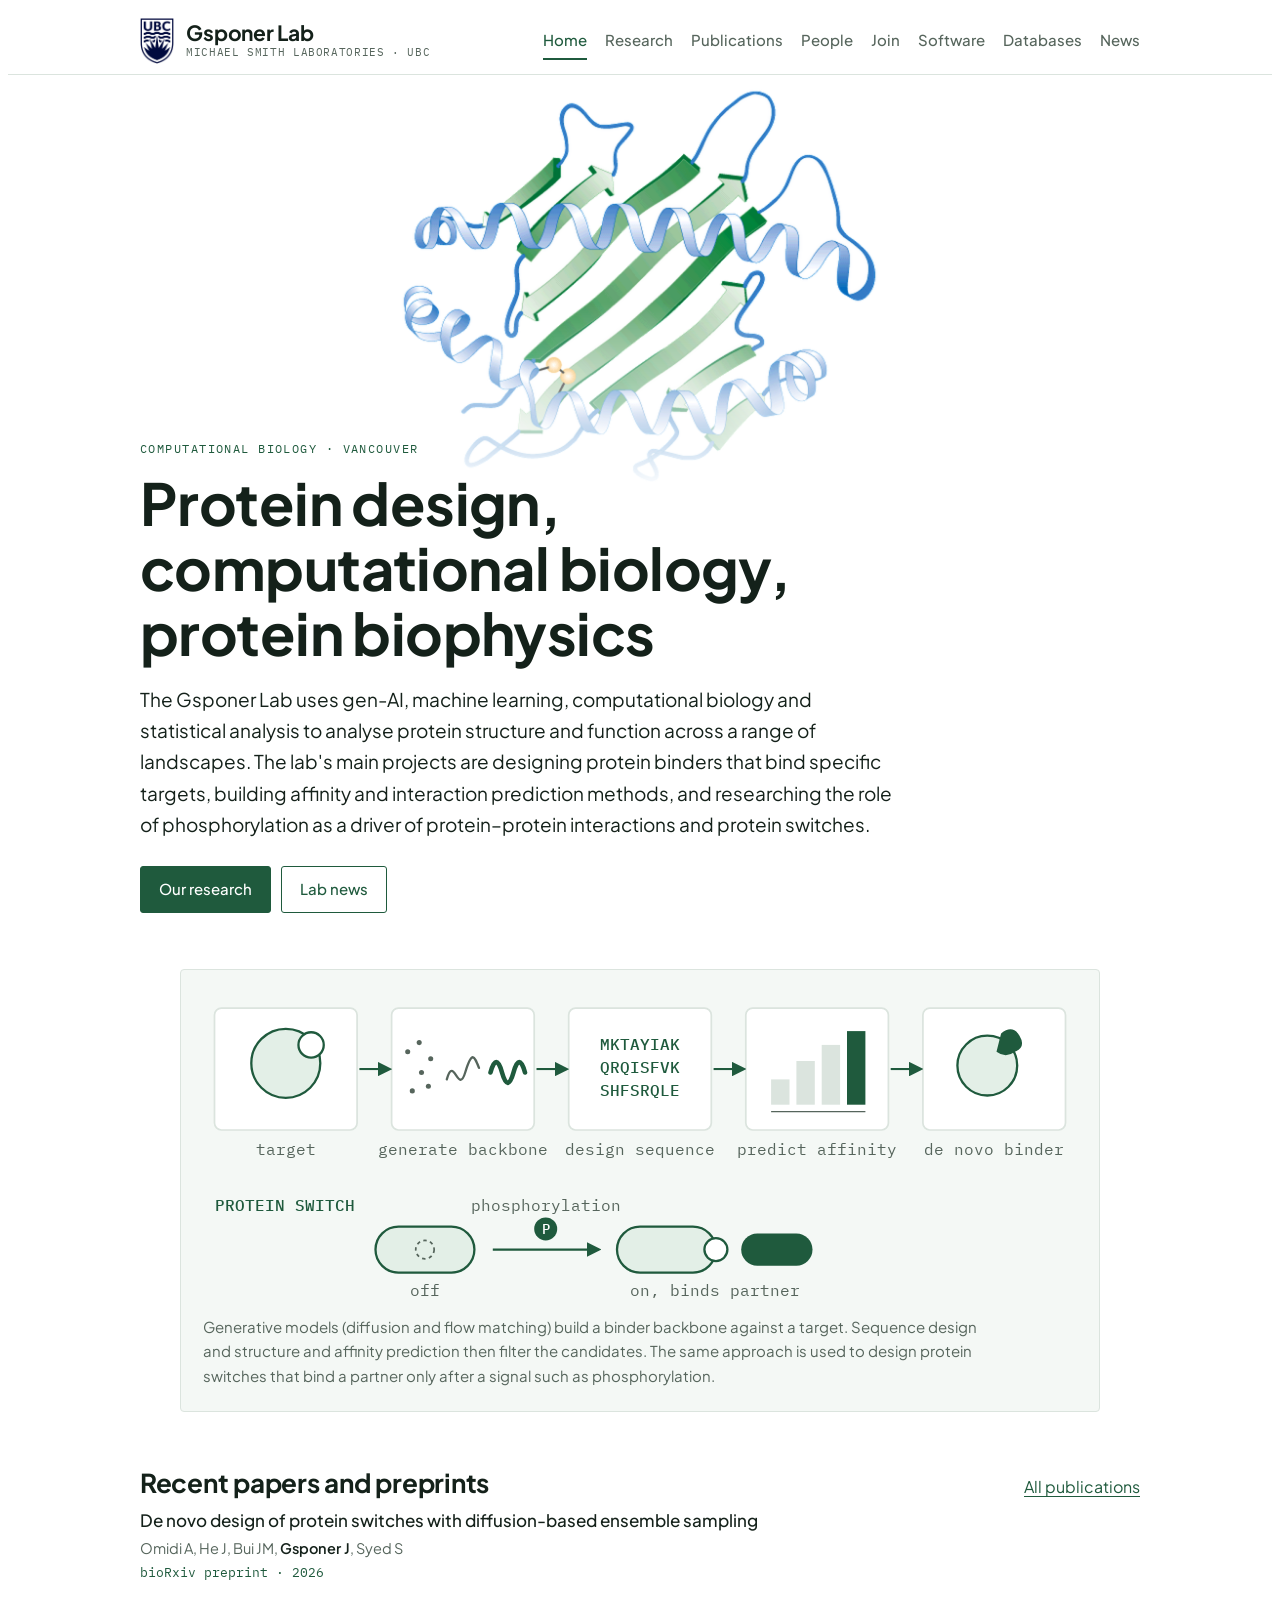
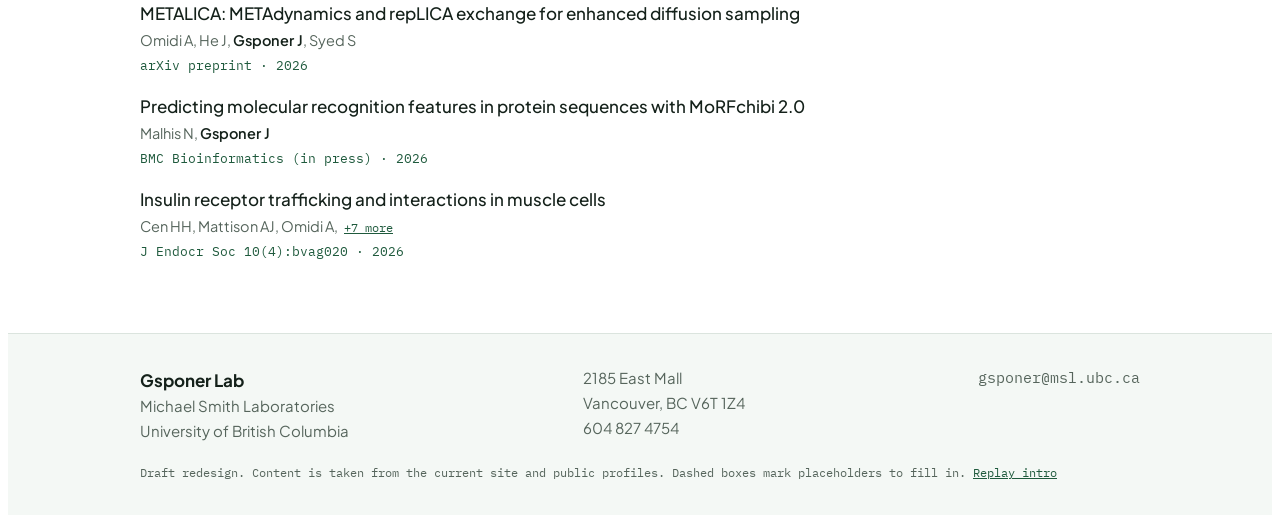
<file: index.html>
<!doctype html>
<html lang="en">
<head>
<meta charset="utf-8">
<meta name="viewport" content="width=device-width, initial-scale=1">
<title>Gsponer Lab</title>
<meta name="description" content="The Gsponer Lab at the Michael Smith Laboratories, University of British Columbia.">
<link rel="preconnect" href="https://fonts.googleapis.com">
<link rel="preconnect" href="https://fonts.gstatic.com" crossorigin>
<link rel="stylesheet" href="https://fonts.googleapis.com/css2?family=Plus+Jakarta+Sans:wght@400;500;700&family=IBM+Plex+Mono:wght@400;500&display=swap">
<link rel="stylesheet" href="css/style.css">
</head>
<body>
<header class="top">
  <div class="wrap">
    <a class="brand" href="#home" aria-label="Gsponer Lab home">
      <img class="ubc-logo" src="img/ubc-logo.png" alt="The University of British Columbia">
      <span><b>Gsponer Lab</b><small>MICHAEL SMITH LABORATORIES · UBC</small></span>
    </a>
    <nav id="nav" aria-label="Main">
      <a href="#home">Home</a>
      <a href="#research">Research</a>
      <a href="#publications">Publications</a>
      <a href="#people">People</a>
      <a href="#join">Join</a>
      <a href="#software">Software</a>
      <a href="#databases">Databases</a>
      <a href="#news">News</a>
    </nav>
  </div>
</header>

<div class="fx" aria-hidden="false">
  <button class="peek" id="peek" type="button" aria-label="Someone is waving from the edge of the page. Click to find them.">
    <img src="img/seeker.png" alt="">
  </button>
  <div class="found" id="found" role="status">You found him.</div>
</div>

<template id="intro-tpl">
<div class="intro" role="dialog" aria-label="Intro animation">
  <svg viewBox="0 0 1000 600" preserveAspectRatio="xMidYMid meet" aria-hidden="true">
    <g class="zoomg">
      <ellipse cx="500" cy="572" rx="430" ry="22" style="fill:var(--line)"/>
      <g class="pile"></g>
      <circle class="ring" cx="500" cy="285" r="62" fill="none" stroke="#e8a33d" stroke-width="3"/>
      <g class="target" transform="translate(373 184)"><path d="M80 102q8-20 16 0t16 0t16 0t16 0t14 -2" fill="none" stroke="#e8a33d" stroke-width="9" stroke-linecap="round" stroke-linejoin="round"/><circle cx="80" cy="102" r="5.5" fill="#e8a33d"/><circle cx="174" cy="100" r="5.5" fill="#e8a33d"/></g>
    </g>
    <g class="eagle-g">
      <g class="wing" style="animation-delay:.12s"><path d="M104 54C92 26 70 10 40 6c16 14 20 26 24 38 8-4 16-2 20 4 8-4 16 0 24 6z" fill="var(--eagle-wing2)" stroke="var(--eagle-line)" stroke-width="1.5" stroke-linejoin="round"/></g>
      <path d="M78 58L34 48l-4 12 4 12 44-4z" fill="#fff" stroke="var(--eagle-line)" stroke-width="1.5" stroke-linejoin="round"/>
      <ellipse cx="112" cy="62" rx="40" ry="16" fill="var(--eagle-body)" stroke="var(--eagle-line)" stroke-width="1.5"/>
      <path d="M104 76l-4 16M122 76l2 16" stroke="#e8b22e" stroke-width="3.2" stroke-linecap="round"/>
      <circle cx="152" cy="50" r="15" fill="#fff" stroke="var(--eagle-line)" stroke-width="1.5"/>
      <path d="M163 46l20 8c-2 7-11 9-17 6l-2-5z" fill="#f2b632" stroke="var(--eagle-line)" stroke-width="1.5" stroke-linejoin="round"/>
      <circle cx="158" cy="47" r="3" fill="#222"/>
      <path d="M152 41l11 4" stroke="#222" stroke-width="2.6" stroke-linecap="round"/>
      <g class="wing"><path d="M112 56C100 26 78 8 46 4c16 14 20 26 24 38 8-4 16-2 20 4 8-4 18 0 26 8z" fill="var(--eagle-wing)" stroke="var(--eagle-line)" stroke-width="1.5" stroke-linejoin="round"/></g>
    
      <g class="carried"><path d="M80 102q8-20 16 0t16 0t16 0t16 0t14 -2" fill="none" stroke="#e8a33d" stroke-width="9" stroke-linecap="round" stroke-linejoin="round"/><circle cx="80" cy="102" r="5.5" fill="#e8a33d"/><circle cx="174" cy="100" r="5.5" fill="#e8a33d"/></g>
    </g>
  </svg>
  <button class="intro-skip" type="button">Skip intro</button>
</div>
</template>

<main class="wrap">

<!-- HOME -->
<section data-page="home">
  <div class="banner" role="img" aria-label="Protein structures in green with protein design code floating over them">
    <img class="banner-img" src="img/banner.png" alt="">
    <div class="codes" aria-hidden="true"><span class="code" style="--x:4%;--y:8%;--d:0s;--t:9s">ATOM 1 N GLY A 1 33.456 12.111 5.678</span><span class="code" style="--x:52%;--y:14%;--d:2s;--t:10s">model = Diffusion.load("binder")</span><span class="code" style="--x:66%;--y:26%;--d:6s;--t:11s">REMARK 290 MISSING RESIDUE 1-10</span><span class="code" style="--x:6%;--y:28%;--d:4s;--t:11s">MKTAYIAKQRQISFVKSHFSRQLEERLG</span><span class="code" style="--x:40%;--y:38%;--d:1s;--t:9s">binders = model.sample(target, n=1000)</span><span class="code" style="--x:24%;--y:50%;--d:9s;--t:10s">SEQRES 1 A 304 GLY ALA PHE LYS VAL</span><span class="code" style="--x:62%;--y:54%;--d:5s;--t:10s">HELIX 1 1 ALA A 20 GLY A 32 1 13</span><span class="code" style="--x:6%;--y:62%;--d:3s;--t:12s">scores = predict_affinity(binders)</span><span class="code" style="--x:50%;--y:70%;--d:6s;--t:9s">x = denoise(x, t)  # t = T..1</span><span class="code" style="--x:8%;--y:82%;--d:7s;--t:10s">top = binders[scores &gt; 0.9]</span><span class="code" style="--x:54%;--y:86%;--d:2s;--t:11s">pSer45 = add_phosphate(ser, 45)</span></div>
  </div>

  <div class="hero">
    <div>
      <div class="eyebrow">Computational biology · Vancouver</div>
      <h1>Protein design, computational biology, protein biophysics</h1>
      <p class="lead">The Gsponer Lab uses gen-AI, machine learning, computational biology and statistical analysis to analyse protein structure and function across a range of landscapes. The lab's main projects are designing protein binders that bind specific targets, building affinity and interaction prediction methods, and researching the role of phosphorylation as a driver of protein–protein interactions and protein switches.</p>
      <div class="btn-row"><a class="btn" href="#research">Our research</a><a class="btn ghost" href="#news">Lab news</a></div>
    </div>
  </div>

  <figure class="figure">
    <div class="scroll">
      <svg viewBox="0 0 760 270" role="img" aria-label="Protein design process: a target protein goes into a generative model that builds a binder backbone, then sequence design, then affinity prediction, giving a designed binder. Below, a protein switch turns on after phosphorylation and binds a partner.">
        <defs><marker id="ah" viewBox="0 0 10 10" refX="8" refY="5" markerWidth="7" markerHeight="7" orient="auto"><path d="M0 0L10 5L0 10z" fill="var(--accent)"/></marker></defs>
        <g fill="var(--bg)" stroke="var(--line)" stroke-width="1.5">
          <rect x="10" y="14" width="124" height="106" rx="6"/><rect x="164" y="14" width="124" height="106" rx="6"/><rect x="318" y="14" width="124" height="106" rx="6"/><rect x="472" y="14" width="124" height="106" rx="6"/><rect x="626" y="14" width="124" height="106" rx="6"/>
        </g>
        <g stroke="var(--accent)" stroke-width="1.8" marker-end="url(#ah)"><path d="M136 67h26"/><path d="M290 67h26"/><path d="M444 67h26"/><path d="M598 67h26"/></g>
        <!-- 1 target -->
        <circle cx="72" cy="62" r="30" fill="var(--accent-soft)" stroke="var(--accent)" stroke-width="2"/>
        <circle cx="94" cy="46" r="11" fill="var(--bg)" stroke="var(--accent)" stroke-width="2"/>
        <!-- 2 generate: noise, scribble, helix -->
        <g fill="var(--muted)"><circle cx="178" cy="52" r="2.2"/><circle cx="190" cy="70" r="2.2"/><circle cx="182" cy="86" r="2.2"/><circle cx="198" cy="58" r="2.2"/><circle cx="196" cy="82" r="2.2"/><circle cx="188" cy="44" r="2.2"/></g>
        <path d="M212 76c6-22 10 14 16-6s8-14 12-4" fill="none" stroke="var(--muted)" stroke-width="2" stroke-linecap="round"/>
        <path d="M250 70q5-18 10 0t10 0t10 0" fill="none" stroke="var(--accent)" stroke-width="4" stroke-linecap="round"/>
        <!-- 3 sequence -->
        <text class="svg-t hl" x="380" y="50" text-anchor="middle">MKTAYIAK</text><text class="svg-t hl" x="380" y="70" text-anchor="middle">QRQISFVK</text><text class="svg-t hl" x="380" y="90" text-anchor="middle">SHFSRQLE</text>
        <!-- 4 predict -->
        <g fill="var(--line)"><rect x="494" y="76" width="16" height="22"/><rect x="516" y="60" width="16" height="38"/><rect x="538" y="46" width="16" height="52"/></g><rect x="560" y="34" width="16" height="64" fill="var(--accent)"/>
        <path d="M494 104h82" stroke="var(--muted)" stroke-width="1.2"/>
        <!-- 5 binder docked -->
        <circle cx="682" cy="64" r="26" fill="var(--accent-soft)" stroke="var(--accent)" stroke-width="2"/>
        <path d="M694 36q10-8 16 2t-4 14q-8 6-16 0z" fill="var(--accent)"/>
        <g class="svg-t" text-anchor="middle"><text x="72" y="142">target</text><text x="226" y="142">generate backbone</text><text x="380" y="142">design sequence</text><text x="534" y="142">predict affinity</text><text x="688" y="142">de novo binder</text></g>
        <text class="svg-t hl" x="10" y="190">PROTEIN SWITCH</text>
        <rect x="150" y="204" width="86" height="40" rx="20" fill="var(--accent-soft)" stroke="var(--accent)" stroke-width="2"/>
        <circle cx="193" cy="224" r="8" fill="none" stroke="var(--muted)" stroke-width="1.5" stroke-dasharray="3 3"/>
        <path d="M252 224h92" stroke="var(--accent)" stroke-width="1.8" marker-end="url(#ah)"/>
        <circle cx="298" cy="206" r="10" fill="var(--accent)"/><text x="298" y="210.5" text-anchor="middle" font-family="var(--font-mono)" font-size="12" font-weight="500" fill="var(--accent-ink)">P</text>
        <rect x="360" y="204" width="86" height="40" rx="20" fill="var(--accent-soft)" stroke="var(--accent)" stroke-width="2"/>
        <circle cx="446" cy="224" r="10" fill="var(--bg)" stroke="var(--accent)" stroke-width="2"/>
        <rect x="468" y="210" width="62" height="28" rx="14" fill="var(--accent)"/>
        <g class="svg-t"><text x="193" y="264" text-anchor="middle">off</text><text x="298" y="190" text-anchor="middle">phosphorylation</text><text x="445" y="264" text-anchor="middle">on, binds partner</text></g>
      </svg>
    </div>
    <figcaption>Generative models (diffusion and flow matching) build a binder backbone against a target. Sequence design and structure and affinity prediction then filter the candidates. The same approach is used to design protein switches that bind a partner only after a signal such as phosphorylation.</figcaption>
  </figure>


  <div class="latest">
    <div class="latest-head"><h2>Recent papers and preprints</h2><a href="#publications">All publications</a></div>
    <ul class="pubs" id="latest-pubs"></ul>
  </div>

</section>

<!-- PEOPLE -->
<section data-page="people" hidden>
  <div class="page-head"><div class="eyebrow">People</div><h1>The lab</h1><p>Computational chemists, computer scientists and biochemists working on disordered proteins and disease.</p></div>
  <div id="pi"></div>
  <div id="groups"></div>
</section>

<!-- JOIN -->
<section data-page="join" hidden>
  <div class="page-head"><div class="eyebrow">Join</div><h1>Interested in joining?</h1></div>
  <div class="block">
    <h2>Open positions</h2>
    <div class="pos"><h3>PhD and postdoctoral positions</h3><p>Openings fluctuate. Contact Dr. Jörg Gsponer with your CV and a short note on your interests to find out if there are any openings.</p></div>
    <div class="pos"><h3>Undergraduate research honours in computational biomedical research</h3><p>Non-stipend positions for third and fourth-year students. Send your CV to Dr. Gsponer.</p></div>
  </div>
  <div class="block">
    <h2>Who should apply</h2>
    <div class="prose"><p>Undergraduate applicants should be studying biochemistry, biophysics, computer science or systems biology, and should have completed at least one year of coursework in computer science, computational chemistry or biochemistry.</p></div>
  </div>
  <div class="block">
    <h2>Contact</h2>
    <div class="contact">
      <b>Dr. Jörg Gsponer</b>
      <span class="mono">gsponer@msl.ubc.ca</span>
      <span>Michael Smith Laboratories, 2185 East Mall, Vancouver, BC V6T 1Z4</span>
      <span>604 827 4754</span>
    </div>
  </div>
</section>

<!-- RESEARCH -->
<section data-page="research" hidden>
  <div class="page-head"><div class="eyebrow">Research</div><h1>Research</h1><p>We use gen-AI, machine learning, computational biology and statistical analysis to analyse protein structure and function.</p></div>

  <div class="area">
    <div><div class="num">Project</div><h2>Protein binder design</h2></div>
    <div class="prose">
      <p>We design proteins that bind specific targets. Generative models, including diffusion and flow matching, build a binder backbone against a target. Sequence design and structure and affinity prediction then filter the candidates.</p>
    </div>
  </div>
  <div class="area">
    <div><div class="num">Project</div><h2>Affinity and interaction prediction</h2></div>
    <div class="prose">
      <p>We build methods that predict whether two proteins interact, how strongly, and through which interface. This includes interfaces that involve disordered regions and conformational change, where current structure predictors struggle.</p>
    </div>
  </div>
  <div class="area">
    <div><div class="num">Project</div><h2>Phosphorylation, interactions and protein switches</h2></div>
    <div class="prose">
      <p>We study how phosphorylation drives protein–protein interactions and acts as a switch that turns binding on or off, and we use that understanding to design protein switches.</p>
    </div>
  </div>

  <div class="block">
    <h2>Related papers</h2>
    <div class="dirs">
      <div class="dir"><h3>Disorder and AlphaFold</h3><p>Testing how well AlphaFold-Multimer captures interactions and dynamics of disordered regions.</p><a href="https://www.pnas.org/doi/10.1073/pnas.2406407121" target="_blank" rel="noopener">PNAS 2024</a></div>
      <div class="dir"><h3>Predicting protein interfaces</h3><p>Why dynamics and disorder remain a challenge for interface prediction in the age of AlphaFold.</p><a href="https://www.cell.com/cell-systems/abstract/S2405-4712(25)00341-2" target="_blank" rel="noopener">Cell Systems 2026</a></div>
      <div class="dir"><h3>Allosteric transitions</h3><p>Testing AlphaFold on proteins with large-scale allosteric transitions.</p><a href="https://www.nature.com/articles/s42004-025-01763-0" target="_blank" rel="noopener">Communications Chemistry 2025</a></div>
      <div class="dir"><h3>Binding regions in disordered proteins</h3><p>MoRFchibi 2.0 predicts molecular recognition features, the short binding motifs inside disordered regions.</p><a href="https://link.springer.com/article/10.1186/s12859-026-06532-x" target="_blank" rel="noopener">BMC Bioinformatics 2026</a></div>
    </div>
  </div>
</section>

<!-- PUBLICATIONS -->
<section data-page="publications" hidden>
  <div class="page-head"><div class="eyebrow">Publications</div><h1>Publications</h1><p>Selected recent papers and preprints, newest first. Gsponer is in bold.</p></div>
  <div class="pub-tools"><input id="pub-q" type="search" placeholder="Filter by title, author or journal" aria-label="Filter publications"><span class="count" id="pub-count"></span></div>
  <div id="pub-list"></div>
</section>

<!-- SOFTWARE -->
<section data-page="software" hidden>
  <div class="page-head"><div class="eyebrow">Software</div><h1>Software</h1><p>Predictors and analysis tools developed in the lab.</p></div>
  <div class="cards" id="sw-list"></div>
</section>

<!-- DATABASES -->
<section data-page="databases" hidden>
  <div class="page-head"><div class="eyebrow">Databases</div><h1>Databases</h1><p>Data resources built with our collaborators.</p></div>
  <div class="cards" id="db-list"></div>
</section>

<!-- NEWS -->
<section data-page="news" hidden>
  <div class="page-head"><div class="eyebrow">News</div><h1>Lab news</h1><p>Papers, awards and updates from the lab.</p></div>
  <div id="news-list"></div>
</section>

</main>

<footer>
  <div class="wrap">
    <div><b>Gsponer Lab</b><br>Michael Smith Laboratories<br>University of British Columbia</div>
    <div>2185 East Mall<br>Vancouver, BC V6T 1Z4<br>604 827 4754</div>
    <div class="mono">gsponer@msl.ubc.ca</div>
    <div class="note">Draft redesign. Content is taken from the current site and public profiles. Dashed boxes mark placeholders to fill in. <button class="replay" id="replay" type="button">Replay intro</button></div>
  </div>
</footer>
<script src="js/data.js"></script>
<script src="js/main.js"></script>
</body>
</html>
</file>
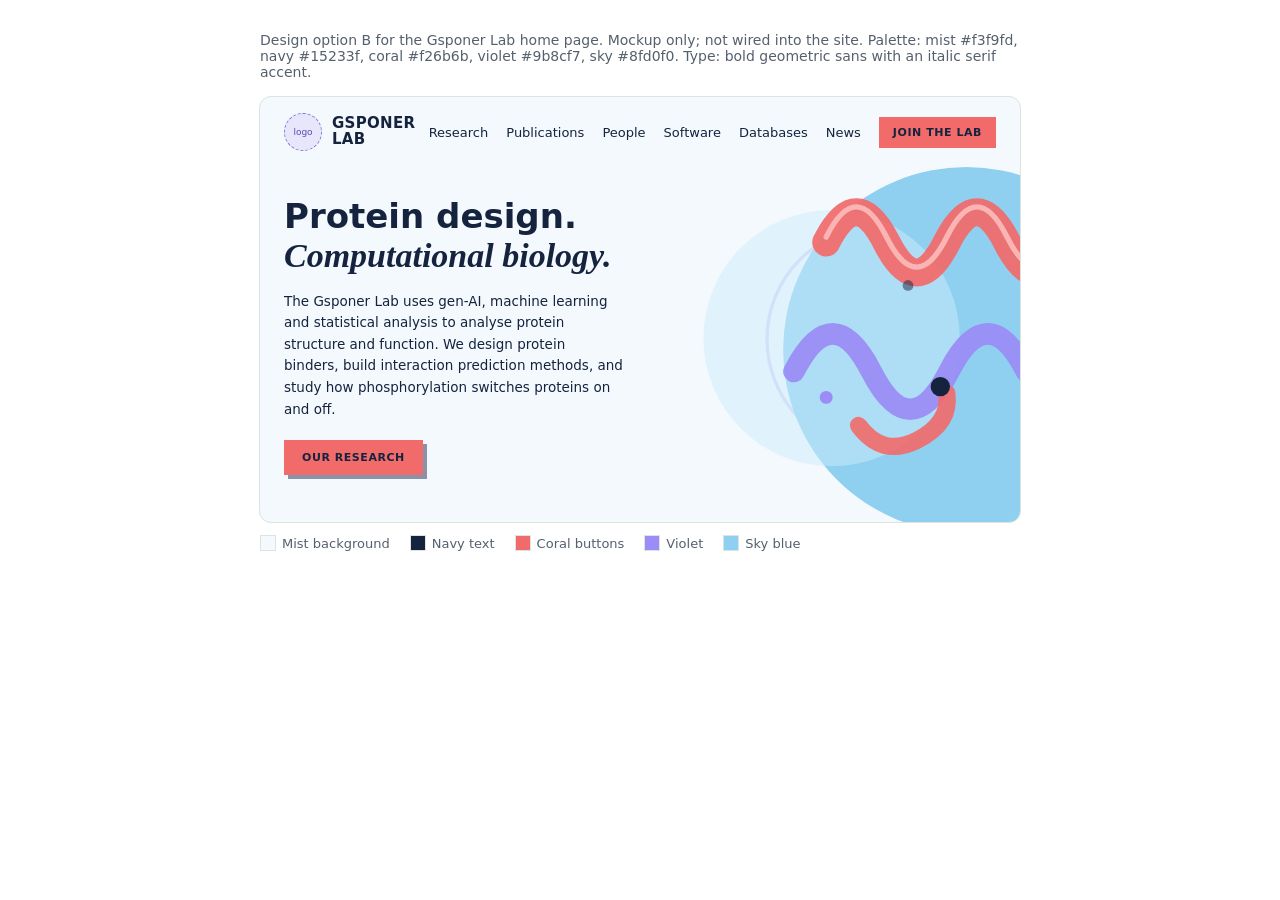
<file: design-options/option-b-coral-sky.html>
<!doctype html>
<html lang="en">
<head>
<meta charset="utf-8">
<meta name="viewport" content="width=device-width, initial-scale=1">
<title>Design option B: coral and sky</title>
<style>
  body { margin: 0; padding: 32px 16px; background: #fff; font-family: 'Avenir Next', 'Segoe UI', system-ui, sans-serif; color: #15233f; }
  .note { max-width: 760px; margin: 0 auto 16px; font-size: 14px; color: #55606e; }
  .frame { max-width: 760px; margin: 0 auto; border: 1px solid #dbe4de; border-radius: 12px; overflow: hidden; background: #f3f9fd; }
  .nav { display: flex; align-items: center; justify-content: space-between; gap: 12px; padding: 16px 24px; flex-wrap: wrap; }
  .logo { display: flex; align-items: center; gap: 10px; }
  .logo i { width: 36px; height: 36px; border-radius: 50%; border: 1.5px dashed #7f77dd; background: #e8e6fb; display: flex; align-items: center; justify-content: center; font-style: normal; font-size: 9px; color: #534ab7; }
  .logo b { font-size: 15px; line-height: 1.05; letter-spacing: 0.02em; text-transform: uppercase; }
  .links { display: flex; align-items: center; gap: 18px; font-size: 13px; flex-wrap: wrap; }
  .coral { background: #f26b6b; color: #15233f; font-weight: 700; font-size: 11px; letter-spacing: 0.05em; text-transform: uppercase; padding: 9px 14px; }
  .hero { display: grid; grid-template-columns: minmax(0, 1.15fr) minmax(0, 0.85fr); align-items: center; min-height: 330px; }
  .copy { padding: 20px 24px 36px; }
  .h1a { font-weight: 700; font-size: 34px; line-height: 1.1; }
  .h1b { font-family: Georgia, 'Times New Roman', serif; font-style: italic; font-weight: 600; font-size: 34px; line-height: 1.15; margin-bottom: 16px; }
  .copy p { font-size: 13.5px; line-height: 1.6; margin: 0 0 20px; max-width: 340px; }
  .cta { display: inline-block; padding: 11px 18px; box-shadow: 4px 4px 0 #8a93a6; }
  svg { display: block; height: 100%; min-height: 330px; width: 100%; }
  .swatches { max-width: 760px; margin: 12px auto 0; display: flex; flex-wrap: wrap; gap: 14px 20px; font-size: 13px; color: #55606e; }
  .swatches span { display: flex; align-items: center; gap: 6px; }
  .swatches i { width: 14px; height: 14px; display: inline-block; border: 1px solid #dbe4de; }
  @media (max-width: 600px) { .hero { grid-template-columns: 1fr; } }
</style>
</head>
<body>
<p class="note">Design option B for the Gsponer Lab home page. Mockup only; not wired into the site. Palette: mist #f3f9fd, navy #15233f, coral #f26b6b, violet #9b8cf7, sky #8fd0f0. Type: bold geometric sans with an italic serif accent.</p>
<div class="frame">
  <div class="nav">
    <div class="logo"><i>logo</i><b>Gsponer<br>Lab</b></div>
    <div class="links">
      <span>Research</span><span>Publications</span><span>People</span><span>Software</span><span>Databases</span><span>News</span>
      <span class="coral">Join the lab</span>
    </div>
  </div>
  <div class="hero">
    <div class="copy">
      <div class="h1a">Protein design.</div>
      <div class="h1b">Computational biology.</div>
      <p>The Gsponer Lab uses gen-AI, machine learning and statistical analysis to analyse protein structure and function. We design protein binders, build interaction prediction methods, and study how phosphorylation switches proteins on and off.</p>
      <span class="coral cta">Our research</span>
    </div>
    <svg viewBox="0 0 300 330" role="img" aria-label="Illustration: coral and violet protein ribbons over a sky blue circle">
      <circle cx="170" cy="160" r="105" fill="none" stroke="#d9d4fa" stroke-width="3"/>
      <circle cx="250" cy="170" r="170" fill="#8fd0f0"/>
      <circle cx="250" cy="170" r="170" fill="#cdeefb" opacity="0.5" transform="translate(-50 40) scale(0.7)"/>
      <path d="M120 70q28-56 56 0t56 0t56 0t56 0" fill="none" stroke="#f26b6b" stroke-width="26" stroke-linecap="round" opacity="0.92"/>
      <path d="M120 70q28-56 56 0t56 0t56 0t56 0" fill="none" stroke="#fbb4b4" stroke-width="5" stroke-linecap="round" transform="translate(0 -5)"/>
      <path d="M90 190q36-70 72 0t72 0t72 0" fill="none" stroke="#9b8cf7" stroke-width="20" stroke-linecap="round" opacity="0.92"/>
      <path d="M150 240q22 30 54 14t28-44" fill="none" stroke="#f26b6b" stroke-width="16" stroke-linecap="round" opacity="0.9"/>
      <circle cx="226" cy="204" r="9" fill="#15233f"/>
      <circle cx="120" cy="214" r="6" fill="#9b8cf7"/>
      <circle cx="196" cy="110" r="5" fill="#15233f" opacity="0.5"/>
    </svg>
  </div>
</div>
<div class="swatches">
  <span><i style="background:#f3f9fd"></i>Mist background</span>
  <span><i style="background:#15233f"></i>Navy text</span>
  <span><i style="background:#f26b6b"></i>Coral buttons</span>
  <span><i style="background:#9b8cf7"></i>Violet</span>
  <span><i style="background:#8fd0f0"></i>Sky blue</span>
</div>
</body>
</html>
</file>
<file: css/style.css>
/* Layout: sticky top bar with logo and 7 page links; one centered column, pages swap in place. */
:root {
  --bg: #ffffff;
  --surface: #f4f8f5;
  --ink: #14211a;
  --muted: #56655c;
  --line: #dbe4de;
  --accent: #1f5a3d;
  --accent-ink: #ffffff;
  --accent-soft: #e3efe7;
  --eagle-body: #7a5535;
  --eagle-wing: #5a3e27;
  --eagle-wing2: #8b6746;
  --eagle-line: #2b2b2b;
  --font-display: "Plus Jakarta Sans", "Helvetica Neue", Arial, sans-serif;
  --font-body: "Plus Jakarta Sans", "Helvetica Neue", Arial, sans-serif;
  --font-mono: "IBM Plex Mono", ui-monospace, Menlo, Consolas, monospace;
}
@media (prefers-color-scheme: dark) {
  :root:not([data-theme="light"]) {
    --bg: #0e1511; --surface: #151f19; --ink: #e7efe9; --muted: #9aaaa0; --line: #26352c;
    --accent: #5fb88a; --accent-ink: #0e1511; --accent-soft: #1b2c22;
    --eagle-body: #b58a5e; --eagle-wing: #8f6a47; --eagle-wing2: #6e5239; --eagle-line: #0b0f0d;
    color-scheme: dark;
  }
}
:root[data-theme="dark"] {
  --bg: #0e1511; --surface: #151f19; --ink: #e7efe9; --muted: #9aaaa0; --line: #26352c;
  --accent: #5fb88a; --accent-ink: #0e1511; --accent-soft: #1b2c22;
  --eagle-body: #b58a5e; --eagle-wing: #8f6a47; --eagle-wing2: #6e5239; --eagle-line: #0b0f0d;
  color-scheme: dark;
}
* { box-sizing: border-box; }
body { background: var(--bg); color: var(--ink); font-family: var(--font-body); font-size: 16px; line-height: 1.65; overflow-x: hidden; }
a { color: var(--accent); text-underline-offset: 3px; }
a:focus-visible, button:focus-visible, input:focus-visible { outline: 2px solid var(--accent); outline-offset: 3px; }
h1, h2, h3 { font-family: var(--font-display); line-height: 1.12; letter-spacing: -0.01em; margin: 0; text-wrap: balance; }
p { margin: 0; }
.wrap { max-width: 1040px; margin: 0 auto; padding-inline: 20px; }
.mono { font-family: var(--font-mono); }
.eyebrow { font-family: var(--font-mono); font-size: 12px; letter-spacing: 0.12em; text-transform: uppercase; color: var(--accent); }

/* header */
.top { position: sticky; top: env(safe-area-inset-top, 0px); z-index: 20; background: var(--bg); border-bottom: 1px solid var(--line); }
.top .wrap { display: flex; flex-wrap: wrap; align-items: center; justify-content: space-between; gap: 6px 24px; padding-block: 10px; }
.brand { display: flex; align-items: center; gap: 12px; text-decoration: none; color: var(--ink); }
.brand b { font-family: var(--font-display); font-size: 21px; font-weight: 700; letter-spacing: -0.01em; display: block; line-height: 1.1; }
.brand small { font-family: var(--font-mono); font-size: 10.5px; color: var(--muted); letter-spacing: 0.06em; display: block; }
.ubc-logo { flex: none; height: 46px; width: auto; display: block; }
nav { display: flex; flex-wrap: wrap; gap: 2px 18px; }
nav a { font-family: var(--font-display); font-weight: 500; font-size: 15px; color: var(--muted); text-decoration: none; padding: 6px 0; border-bottom: 2px solid transparent; }
nav a:hover { color: var(--ink); }
nav a[aria-current="page"] { color: var(--accent); border-bottom-color: var(--accent); }

/* page frame */
main { padding-block: 44px 72px; }
.page-head { display: grid; gap: 10px; padding-bottom: 22px; margin-bottom: 34px; border-bottom: 1px solid var(--line); }
.page-head h1 { font-size: clamp(34px, 5vw, 48px); font-weight: 700; }
.page-head p { color: var(--muted); max-width: 62ch; }
.block + .block { margin-top: 48px; }
.block h2 { font-size: 26px; font-weight: 700; margin-bottom: 14px; }
.prose { max-width: 66ch; display: grid; gap: 14px; }
.btn { display: inline-block; font-family: var(--font-display); font-weight: 500; font-size: 15px; text-decoration: none; padding: 10px 18px; border-radius: 3px; border: 1px solid var(--accent); background: var(--accent); color: var(--accent-ink); }
.btn.ghost { background: transparent; color: var(--accent); }
.btn-row { display: flex; flex-wrap: wrap; gap: 10px; }

/* home */
.hero { position: relative; margin-top: -50px; max-width: 760px; }
.hero h1 { font-size: clamp(36px, 5.6vw, 58px); font-weight: 700; margin: 12px 0 18px; }
.hero .lead { font-size: 19px; max-width: 58ch; margin-bottom: 26px; }
.figure { margin-top: 56px; border: 1px solid var(--line); background: var(--surface); border-radius: 4px; padding: 22px; }
.figure .scroll { overflow-x: auto; }
.figure svg { display: block; min-width: 600px; width: 100%; height: auto; }
.figure figcaption { margin-top: 12px; color: var(--muted); font-size: 15px; max-width: 72ch; }
.svg-t { font-family: var(--font-mono); font-size: 14px; fill: var(--muted); }
.svg-t.hl { fill: var(--accent); font-weight: 500; }
.latest { margin-top: 56px; }
.latest-head { display: flex; justify-content: space-between; align-items: baseline; gap: 12px; flex-wrap: wrap; margin-bottom: 8px; }
.latest-head h2 { font-size: 26px; }

.banner { position: relative; overflow: hidden; width: 100vw; margin-left: calc(50% - 50vw); margin-top: -44px; height: clamp(240px, 46vh, 440px); -webkit-mask-image: linear-gradient(to bottom, #000 0%, #000 55%, transparent 100%); mask-image: linear-gradient(to bottom, #000 0%, #000 55%, transparent 100%); }
.banner-img { position: absolute; inset: 0; width: 100%; height: 100%; object-fit: contain; object-position: center; }
.code { position: absolute; left: var(--x); top: var(--y); font-family: var(--font-mono); font-size: 12px; color: #6f7a74; text-shadow: 0 0 4px #fff, 0 0 8px #fff; white-space: nowrap; opacity: 0; animation: drift var(--t) linear var(--d) infinite; }
@keyframes drift { 0% { opacity: 0; transform: translateY(40px); } 15% { opacity: 0.9; } 70% { opacity: 0.8; } 100% { opacity: 0; transform: translateY(-120px); } }

/* people */
.pi { display: grid; grid-template-columns: 200px 1fr; gap: 32px; align-items: start; padding-bottom: 40px; border-bottom: 1px solid var(--line); }
.photo { aspect-ratio: 1; width: 100%; border-radius: 50%; background: var(--accent-soft); border: 1.5px dashed var(--accent); display: grid; place-items: center; font-family: var(--font-display); font-weight: 700; font-size: 34px; color: var(--accent); overflow: hidden; position: relative; }
.photo img { width: 100%; height: 100%; object-fit: cover; }
.photo span.tag { position: absolute; bottom: 14%; font-family: var(--font-mono); font-size: 9.5px; font-weight: 400; letter-spacing: 0.1em; text-transform: uppercase; color: var(--muted); }
.pi .photo { font-size: 56px; }
.pi h2 { font-size: 32px; margin: 4px 0 4px; }
.role { font-family: var(--font-mono); font-size: 13px; color: var(--accent); }
.pi .prose { margin-top: 14px; }
.facts { margin-top: 16px; display: grid; grid-template-columns: max-content 1fr; gap: 4px 16px; font-size: 15px; }
.facts dt { font-family: var(--font-mono); font-size: 12px; color: var(--muted); padding-top: 2px; text-transform: uppercase; letter-spacing: 0.08em; }
.facts dd { margin: 0; }
.links { display: flex; flex-wrap: wrap; gap: 6px 18px; margin-top: 14px; font-family: var(--font-mono); font-size: 13px; }
.todo { border: 1px dashed var(--muted); color: var(--muted); padding: 0 6px; border-radius: 2px; }
.group { margin-top: 44px; }
.group > h2 { font-size: 15px; font-family: var(--font-mono); font-weight: 500; text-transform: uppercase; letter-spacing: 0.12em; color: var(--muted); margin-bottom: 16px; }
.grid { display: grid; grid-template-columns: repeat(auto-fill, minmax(290px, 1fr)); gap: 20px; }
.person { border: 1px solid var(--line); border-radius: 4px; padding: 20px; display: flex; flex-direction: column; gap: 10px; min-width: 0; }
.person .photo { width: 92px; font-size: 28px; }
.person h3 { font-size: 20px; }
.person p { font-size: 15.5px; color: var(--muted); }
.person .links { margin-top: auto; padding-top: 6px; overflow-wrap: anywhere; }

/* join */
.pos { border-left: 3px solid var(--accent); padding: 4px 0 4px 18px; display: grid; gap: 6px; }
.pos h3 { font-size: 20px; }
.pos + .pos { margin-top: 24px; }
.pos p { color: var(--muted); }
.contact { background: var(--surface); border: 1px solid var(--line); border-radius: 4px; padding: 22px; display: grid; gap: 4px; }
.contact b { font-family: var(--font-display); font-size: 18px; }

/* research */
.area { display: grid; grid-template-columns: 220px 1fr; gap: 12px 32px; padding-block: 28px; border-top: 1px solid var(--line); }
.area:first-of-type { border-top: 0; padding-top: 0; }
.area h2 { font-size: 24px; }
.area ul { margin: 12px 0 0; padding-left: 20px; display: grid; gap: 4px; color: var(--muted); }
.area .num { font-family: var(--font-mono); font-size: 12px; color: var(--accent); letter-spacing: 0.1em; text-transform: uppercase; }
.dirs { display: grid; grid-template-columns: repeat(auto-fit, minmax(240px, 1fr)); gap: 20px; margin-top: 16px; }
.dir { border: 1px solid var(--line); border-radius: 4px; padding: 18px; display: grid; gap: 6px; align-content: start; }
.dir h3 { font-size: 18px; }
.dir p { font-size: 15.5px; color: var(--muted); }
.dir a { font-family: var(--font-mono); font-size: 12.5px; }

/* publications */
.pub-tools { display: flex; flex-wrap: wrap; gap: 12px; align-items: center; margin-bottom: 28px; }
.pub-tools input { font: inherit; font-family: var(--font-display); font-size: 15px; padding: 9px 12px; border: 1px solid var(--line); border-radius: 3px; background: var(--bg); color: var(--ink); width: min(100%, 360px); }
.pub-tools .count { font-family: var(--font-mono); font-size: 12.5px; color: var(--muted); }
.year { display: grid; grid-template-columns: 76px 1fr; gap: 6px 20px; padding-block: 18px; border-top: 1px solid var(--line); }
.year > h2 { font-family: var(--font-mono); font-size: 15px; font-weight: 500; color: var(--accent); padding-top: 3px; }
.pubs { list-style: none; margin: 0; padding: 0; display: grid; gap: 18px; min-width: 0; }
.pub { min-width: 0; }
.pub .t { font-family: var(--font-display); font-weight: 500; font-size: 17px; line-height: 1.3; color: var(--ink); text-decoration: none; }
.pub a.t:hover { color: var(--accent); text-decoration: underline; }
.pub .au { font-size: 14.5px; color: var(--muted); line-height: 1.5; margin-top: 3px; }
.pub .au b { color: var(--ink); font-weight: 600; }
.pub .j { font-family: var(--font-mono); font-size: 12.5px; color: var(--accent); margin-top: 3px; }
.pub .rest[hidden] { display: none; }
.pub .more { font: inherit; font-family: var(--font-mono); font-size: 12px; background: none; border: 0; color: var(--accent); cursor: pointer; padding: 0 0 0 4px; text-decoration: underline; }
.empty { color: var(--muted); padding: 20px 0; }

/* software + databases */
.cards { display: grid; grid-template-columns: repeat(auto-fill, minmax(300px, 1fr)); gap: 20px; }
.card { border: 1px solid var(--line); border-radius: 4px; padding: 20px; display: flex; flex-direction: column; gap: 8px; min-width: 0; }
.card h3 { font-size: 21px; display: flex; flex-wrap: wrap; align-items: baseline; gap: 8px; }
.card p { color: var(--muted); font-size: 15.5px; }
.card .links { margin-top: auto; padding-top: 8px; }
.pill { font-family: var(--font-mono); font-size: 10.5px; letter-spacing: 0.08em; text-transform: uppercase; border: 1px solid var(--muted); color: var(--muted); padding: 1px 7px; border-radius: 99px; font-weight: 400; }

/* footer */
footer { border-top: 1px solid var(--line); background: var(--surface); }
footer .wrap { display: flex; flex-wrap: wrap; gap: 20px 48px; justify-content: space-between; padding-block: 32px; font-size: 15px; color: var(--muted); }
footer b { font-family: var(--font-display); color: var(--ink); font-size: 17px; }
footer .note { flex-basis: 100%; font-family: var(--font-mono); font-size: 11.5px; }


/* intro */
.intro { position: fixed; inset: 0; z-index: 100; background: var(--bg); overflow: hidden; animation: introOut 0.7s ease 5.7s forwards; }
.intro svg { position: absolute; inset: 0; width: 100%; height: 100%; overflow: visible; }
.intro .wing { animation: flap 0.8s ease-in-out infinite; transform-origin: 108px 56px; }
.zoomg { transform-origin: 500px 440px; animation: zoomIn 1.9s cubic-bezier(0.55, 0, 0.85, 0.45) 4.2s forwards; }
.eagle-g { transform: translate(-320px, -80px); animation: swoop 3.6s linear 0.8s forwards; }
.carried { opacity: 0; animation: appear 0.01s linear 2.31s forwards; }
.target { animation: vanish 0.01s linear 2.31s forwards; }
.ring { transform-origin: 500px 285px; animation: pulse 1.1s ease-in-out infinite, vanish 0.01s linear 2.31s forwards; }
.intro-skip { position: absolute; right: 20px; bottom: calc(20px + env(safe-area-inset-bottom, 0px)); font-family: var(--font-mono); font-size: 12px; letter-spacing: 0.08em; text-transform: uppercase; color: var(--accent); background: var(--bg); border: 1px solid var(--accent); padding: 7px 12px; border-radius: 3px; cursor: pointer; }
@keyframes swoop {
  0% { transform: translate(-320px, -80px); animation-timing-function: cubic-bezier(0.3, 0.1, 0.5, 1); }
  20% { transform: translate(0, -10px); animation-timing-function: ease-in-out; }
  42% { transform: translate(373px, 184px); animation-timing-function: cubic-bezier(0.5, 0, 1, 0.6); }
  100% { transform: translate(1350px, -260px); }
}
@keyframes zoomIn { to { transform: scale(18); } }
@keyframes introOut { to { opacity: 0; visibility: hidden; } }
@keyframes appear { to { opacity: 1; } }
@keyframes vanish { to { opacity: 0; visibility: hidden; } }
@keyframes pulse { 0%, 100% { transform: scale(0.92); opacity: 0.9; } 50% { transform: scale(1.12); opacity: 0.35; } }
.replay { font: inherit; font-family: var(--font-mono); font-size: 11.5px; background: none; border: 0; padding: 0; color: var(--accent); text-decoration: underline; cursor: pointer; }

/* seeker (people page only) */
.fx { display: none; }
body[data-page="people"] .fx { display: block; }
.wing { animation: flap 0.8s ease-in-out infinite; transform-origin: 108px 56px; }
@keyframes flap { 0%, 100% { transform: scaleY(1); } 50% { transform: scaleY(-0.55); } }
.peek { position: fixed; right: 0; bottom: 0; width: 84px; z-index: 15; background: none; border: 0; padding: 0; cursor: pointer; transform: translateY(105%); animation: peek 22s ease-in-out 5s infinite both; }
.peek img { display: block; width: 100%; height: auto; }
.arm { transform-origin: 18px 62px; animation: wave 0.5s ease-in-out infinite alternate; }
@keyframes peek { 0%, 44% { transform: translateY(105%); } 50%, 66% { transform: translateY(0); } 72%, 100% { transform: translateY(105%); } }
@keyframes wave { from { transform: rotate(-12deg); } to { transform: rotate(14deg); } }
.found { position: fixed; left: 50%; bottom: calc(24px + env(safe-area-inset-bottom, 0px)); transform: translate(-50%, 20px); opacity: 0; background: var(--ink); color: var(--bg); font-family: var(--font-display); padding: 10px 18px; border-radius: 3px; z-index: 30; pointer-events: none; transition: opacity 0.25s, transform 0.25s; }
.found.on { opacity: 1; transform: translate(-50%, 0); }
@media (prefers-reduced-motion: reduce) {
  .wing, .arm { animation: none; }
  .code { animation: none; opacity: 0.9; transform: none; }
  .peek { animation: none; transform: translateY(25%); }
}

@media (max-width: 760px) {
  main { padding-block: 32px 56px; }
  .hero, .pi, .area { grid-template-columns: 1fr; }
  .pi .photo { width: 140px; }
  .year { grid-template-columns: 1fr; gap: 0; }
  .peek { width: 62px; }
  .figure { padding: 14px; }
  .code { font-size: 10.5px; }
  .banner { margin-top: -32px; }
}
</file>
